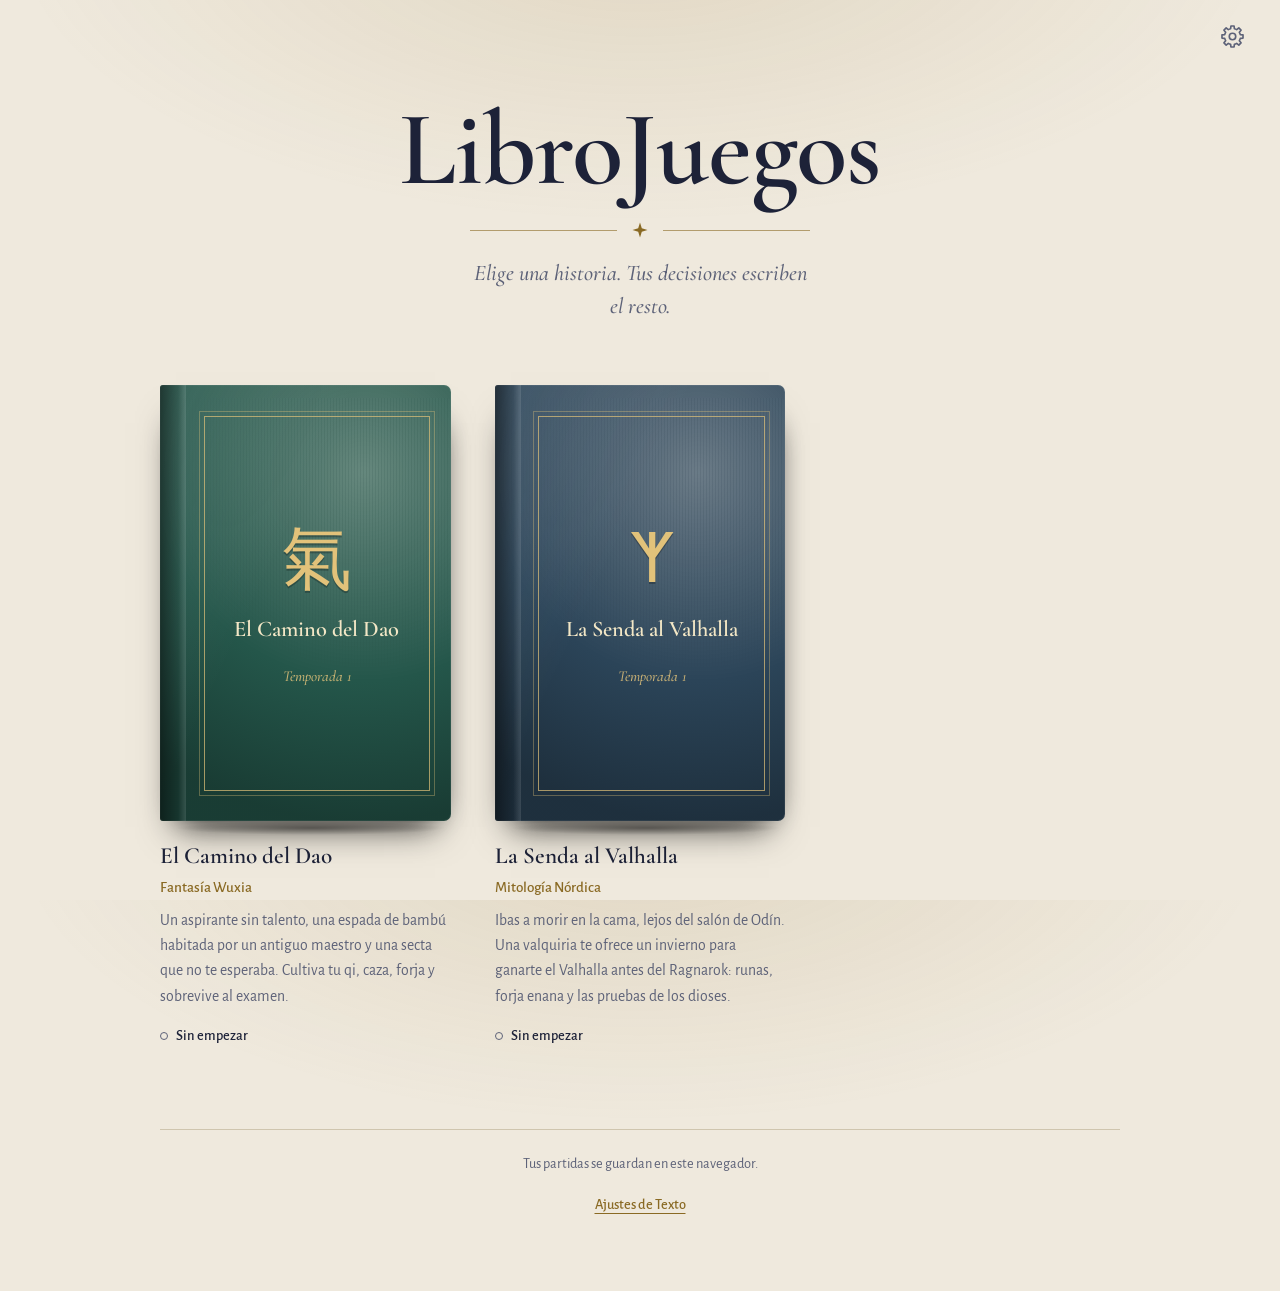
<file: index.html>
<!DOCTYPE html>
<html lang="es">
<head>
<meta charset="utf-8">
<meta name="viewport" content="width=device-width, initial-scale=1, viewport-fit=cover">
<title>LibroJuegos</title>
<meta name="description" content="Biblioteca de aventuras de texto interactivas.">
<link rel="icon" href="data:image/svg+xml,<svg xmlns='http://www.w3.org/2000/svg' viewBox='0 0 100 100'><text y='.9em' font-size='90'>📖</text></svg>">
<link rel="preconnect" href="https://fonts.googleapis.com">
<link rel="preconnect" href="https://fonts.gstatic.com" crossorigin>
<link rel="stylesheet" href="https://fonts.googleapis.com/css2?family=Cormorant+Garamond:ital,wght@0,500;0,600;1,500&family=Alegreya:ital,wght@0,400;0,500;1,400&family=Alegreya+Sans:wght@400;500;700&family=Ma+Shan+Zheng&family=Uncial+Antiqua&family=Noto+Sans+Runic&display=swap">
<script src="comun/ajustes.js"></script>
<style>
:root{
  --fondo:#141a2e;      /* noche índigo */
  --fondo2:#1b2340;
  --texto:#ece4d2;      /* papel */
  --tenue:#9298ad;
  --oro:#c9a75b;        /* dorado de encuadernación */
  --papel:#e9dfc8;
  --linea:#2c3558;
  --f-texto:"Alegreya",Georgia,serif;                 /* lectura (los ajustes la sustituyen) */
  --f-ui:"Alegreya Sans",system-ui,sans-serif;       /* interfaz (los ajustes la sustituyen) */
  box-sizing:border-box;
  padding-top:env(safe-area-inset-top,0px);
  padding-bottom:env(safe-area-inset-bottom,0px);
}
@media (prefers-color-scheme:light){
  :root:not([data-theme="dark"]){
    --fondo:#efe9dd;--fondo2:#e5ddcc;--texto:#1d2238;--tenue:#5d6278;
    --oro:#8a6a24;--papel:#fbf7ee;--linea:#cfc5ae;
  }
}
:root[data-theme="dark"]{--fondo:#141a2e;--fondo2:#1b2340;--texto:#ece4d2;--tenue:#9298ad;--oro:#c9a75b;--papel:#e9dfc8;--linea:#2c3558}
html{height:100%;scroll-padding-top:env(safe-area-inset-top,0px)}
*,*::before,*::after{box-sizing:border-box}
body{
  margin:0;min-height:100%;position:relative;
  background:
    radial-gradient(900px 420px at 50% -8%,color-mix(in srgb,var(--oro) 14%,transparent),transparent 70%),
    var(--fondo);
  color:var(--texto);
  font:400 1.0625rem/1.6 var(--f-ui);
  -webkit-font-smoothing:antialiased;
}
main{max-width:1040px;margin:0 auto;padding:0 clamp(18px,4vw,40px) 64px}

/* ---------- Cabecera ---------- */
header{text-align:center;padding:clamp(48px,11vh,110px) 0 clamp(36px,7vh,64px)}
h1{
  margin:0;
  /* el tope en vw evita que el título se salga de pantallas estrechas con texto grande */
  font:600 min(clamp(3.2rem,11vw,6.6rem),15vw)/.95 "Cormorant Garamond",Georgia,serif;
  letter-spacing:-.01em;
  color:var(--texto);
}
.filete{
  display:flex;align-items:center;justify-content:center;gap:14px;
  margin:22px auto 18px;max-width:340px;color:var(--oro);
}
.filete::before,.filete::after{content:"";flex:1;height:1px;background:currentColor;opacity:.6}
.filete svg{width:18px;height:18px;flex:none}
.lema{
  margin:0 auto;max-width:34ch;
  font:italic 500 clamp(1.15rem,2.6vw,1.4rem)/1.45 "Cormorant Garamond",Georgia,serif;
  color:var(--tenue);
}

/* ---------- Estantería ---------- */
.estante{
  list-style:none;margin:0;padding:0;
  display:grid;gap:clamp(36px,5vw,56px) clamp(24px,4vw,44px);
  grid-template-columns:repeat(auto-fill,minmax(210px,1fr));
}
.estante>li{display:flex}
.libro{
  display:flex;flex-direction:column;width:100%;
  color:inherit;text-decoration:none;border-radius:6px;
}
.libro:focus-visible{outline:2px solid var(--oro);outline-offset:8px}

/* Volumen 3D: hojas detrás, tapa delante */
.volumen{position:relative;aspect-ratio:2/3;perspective:1400px;margin-bottom:22px}
.volumen::before{ /* bloque de hojas */
  content:"";position:absolute;inset:3% 0 3% 4%;
  border-radius:2px 5px 5px 2px;
  background:repeating-linear-gradient(90deg,var(--papel) 0 2px,color-mix(in srgb,var(--papel) 82%,#000) 2px 3px);
  box-shadow:0 18px 30px -14px rgba(0,0,0,.55);
}
.volumen::after{ /* sombra en la balda */
  content:"";position:absolute;left:6%;right:2%;bottom:-14px;height:14px;
  background:radial-gradient(closest-side,rgba(0,0,0,.4),transparent);
}
.tapa{
  --c:#2f4a6b;
  position:absolute;inset:0;
  border-radius:3px 7px 7px 3px;
  background:
    linear-gradient(115deg,rgba(255,255,255,.10),transparent 40%),
    radial-gradient(120% 80% at 70% 20%,color-mix(in srgb,var(--c) 70%,#fff 10%),var(--c) 60%,color-mix(in srgb,var(--c) 70%,#000));
  color:#f1e6c8;
  transform-origin:left center;
  transition:transform .55s cubic-bezier(.2,.7,.2,1),box-shadow .55s;
  box-shadow:0 22px 34px -16px rgba(0,0,0,.7),inset 0 0 0 1px rgba(255,255,255,.06);
  overflow:hidden;
}
.tapa .portada{position:absolute;inset:0;width:100%;height:100%;object-fit:cover}
.lomo{
  position:absolute;left:0;top:0;bottom:0;width:9%;
  background:linear-gradient(90deg,rgba(0,0,0,.45),rgba(0,0,0,.12) 70%,rgba(255,255,255,.12));
}
.marco{
  position:absolute;inset:7% 7% 7% 15%;
  border:1px solid color-mix(in srgb,#e2c27a 70%,transparent);
  outline:1px solid color-mix(in srgb,#e2c27a 35%,transparent);outline-offset:4px;
  display:flex;flex-direction:column;align-items:center;justify-content:center;
  text-align:center;padding:10% 8%;gap:8%;
}
.emblema{
  font:400 clamp(3rem,9vw,4.4rem)/1 "Ma Shan Zheng","Noto Sans Runic","Cormorant Garamond",serif;
  color:#e2c27a;text-shadow:0 2px 0 rgba(0,0,0,.25);
}
.t-titulo{
  font:600 clamp(1.15rem,2.4vw,1.4rem)/1.15 "Cormorant Garamond",Georgia,serif;
  color:#f3e7c6;text-wrap:balance;
}
.t-sub{font:italic 500 .95rem/1.3 "Cormorant Garamond",Georgia,serif;color:#e2c27a;opacity:.85}

.libro:hover .tapa,.libro:focus-visible .tapa{
  transform:rotateY(-22deg);
  box-shadow:14px 22px 34px -14px rgba(0,0,0,.7),inset 0 0 0 1px rgba(255,255,255,.06);
}

/* Ficha bajo el libro */
.ficha h2{margin:0 0 6px;font:600 1.45rem/1.15 "Cormorant Garamond",Georgia,serif}
.ficha .genero{margin:0 0 8px;color:var(--oro);font-weight:500;font-size:.95rem}
.ficha .resumen{margin:0 0 12px;color:var(--tenue);font-size:.98rem;max-width:42ch}
.estado{
  display:inline-flex;align-items:center;gap:8px;margin:0;
  font-size:.9rem;font-weight:500;color:var(--texto);
}
.estado::before{content:"";width:8px;height:8px;border-radius:50%;border:1.5px solid var(--tenue)}
.estado.en-curso::before{background:var(--oro);border-color:var(--oro)}

/* En preparación */
.libro.inactivo{cursor:default}
.libro.inactivo .tapa{filter:grayscale(.85) brightness(.75)}
.libro.inactivo .ficha h2,.libro.inactivo .ficha .genero{color:var(--tenue)}

.vacio{text-align:center;color:var(--tenue);padding:40px 0}

footer{
  margin-top:clamp(56px,9vh,96px);padding-top:22px;border-top:1px solid var(--linea);
  text-align:center;color:var(--tenue);font-size:.9rem;
}
footer p{margin:0}

/* ---------- Ajustes de texto: enlace del pie y engranaje ---------- */
.enlace-aj{
  margin:8px 0 0;padding:10px 12px;min-height:44px;
  background:none;border:0;border-radius:6px;cursor:pointer;
  font:inherit;font-weight:500;color:var(--oro);
  text-decoration:underline;text-underline-offset:4px;text-decoration-thickness:1px;
}
.enlace-aj:hover{color:var(--texto)}
.enlace-aj:focus-visible,.aj-icono:focus-visible{outline:2px solid var(--oro);outline-offset:2px}
.aj-icono{
  position:absolute;top:14px;right:clamp(10px,3vw,26px);z-index:5;
  display:grid;place-items:center;width:44px;height:44px;padding:0;
  background:none;border:1px solid transparent;border-radius:50%;
  color:var(--tenue);cursor:pointer;
  transition:color .2s,border-color .2s;
}
.aj-icono:hover{color:var(--oro);border-color:var(--linea)}
.aj-icono svg{width:25px;height:25px;transition:transform .6s cubic-bezier(.2,.7,.2,1)}
.aj-icono:hover svg{transform:rotate(60deg)}

/* Entrada: los libros se colocan en la estantería una sola vez */
@keyframes colocar{from{opacity:0;transform:translateY(18px)}}
.estante>li{animation:colocar .7s cubic-bezier(.2,.7,.2,1) both;animation-delay:calc(var(--i,0) * 90ms + 150ms)}
@media (prefers-reduced-motion:reduce){
  .estante>li{animation:none}
  .tapa{transition:none}
  .libro:hover .tapa,.libro:focus-visible .tapa{transform:none}
  .aj-icono svg{transition:none}
  .aj-icono:hover svg{transform:none}
}
@media (max-width:480px){
  .estante{grid-template-columns:repeat(2,1fr);gap:32px 18px}
  .ficha h2{font-size:1.2rem}
  .ficha .resumen{font-size:.92rem}
  /* Con texto «Muy grande» o «Enorme», dos columnas quedan demasiado estrechas */
  html[data-tam="3"] .estante,html[data-tam="4"] .estante{grid-template-columns:1fr}
  html[data-tam="3"] .estante>li,html[data-tam="4"] .estante>li{justify-content:center}
  html[data-tam="3"] .libro,html[data-tam="4"] .libro{max-width:320px}
}
</style>
</head>
<body>
<button type="button" class="aj-icono" data-ajustes aria-label="Ajustes de texto" title="Ajustes de texto">
  <svg viewBox="0 0 24 24" fill="none" stroke="currentColor" stroke-width="1.6" stroke-linejoin="round" aria-hidden="true"><path d="M10.20 4.51 L10.49 1.91 L13.51 1.91 L13.80 4.51 A7.7 7.7 0 0 1 16.02 5.43 L18.07 3.80 L20.20 5.93 L18.57 7.98 A7.7 7.7 0 0 1 19.49 10.20 L22.09 10.49 L22.09 13.51 L19.49 13.80 A7.7 7.7 0 0 1 18.57 16.02 L20.20 18.07 L18.07 20.20 L16.02 18.57 A7.7 7.7 0 0 1 13.80 19.49 L13.51 22.09 L10.49 22.09 L10.20 19.49 A7.7 7.7 0 0 1 7.98 18.57 L5.93 20.20 L3.80 18.07 L5.43 16.02 A7.7 7.7 0 0 1 4.51 13.80 L1.91 13.51 L1.91 10.49 L4.51 10.20 A7.7 7.7 0 0 1 5.43 7.98 L3.80 5.93 L5.93 3.80 L7.98 5.43 A7.7 7.7 0 0 1 10.20 4.51 Z"/><circle cx="12" cy="12" r="3.1"/></svg>
</button>
<main>
  <header>
    <h1>LibroJuegos</h1>
    <div class="filete" aria-hidden="true">
      <svg viewBox="0 0 24 24" fill="currentColor"><path d="M12 2l2.4 7.6L22 12l-7.6 2.4L12 22l-2.4-7.6L2 12l7.6-2.4z"/></svg>
    </div>
    <p class="lema">Elige una historia. Tus decisiones escriben el resto.</p>
  </header>

  <ul class="estante" id="estante" aria-label="Historias disponibles"></ul>

  <footer>
    <p>Tus partidas se guardan en este navegador.</p>
    <button type="button" class="enlace-aj" data-ajustes>Ajustes de Texto</button>
  </footer>
</main>

<script>
/* ============================================================
   CATÁLOGO DE LIBROJUEGOS
   Para añadir una historia nueva:
   1. Crea su carpeta junto a "Camino-Dao" (p. ej. "La-Torre-Hueca/index.html").
   2. Copia un bloque de abajo y cambia los datos.
   Campos:
     carpeta     → nombre exacto de la carpeta (se abre carpeta/index.html)
     titulo      → título en la portada y en la ficha
     subtitulo   → línea pequeña bajo el título de la portada (opcional)
     genero      → texto corto bajo el título de la ficha
     resumen     → una o dos frases
     emblema     → símbolo grande de la portada (un carácter o emoji)
     color       → color de la tapa (hex)
     portada     → imagen opcional, ruta relativa (sustituye al diseño de tapa)
     guardado    → clave de localStorage de la partida (opcional)
     progreso    → función que recibe la partida guardada y devuelve un texto (opcional)
     proximamente→ true para mostrarla en la estantería sin enlace
   ============================================================ */
const LIBROS = [
  {
    carpeta: 'Camino-Dao',
    titulo: 'El Camino del Dao',
    subtitulo: 'Temporada 1',
    genero: 'Fantasía Wuxia',
    resumen: 'Un aspirante sin talento, una espada de bambú habitada por un antiguo maestro y una secta que no te esperaba. Cultiva tu qi, caza, forja y sobrevive al examen.',
    emblema: '氣',
    color: '#24564a',
    guardado: 'camino-dao-v1',
    progreso: s => s && s.dia ? `Partida en curso: día ${s.dia}` : 'Partida en curso'
  },
  {
    carpeta: 'Senda-Valhalla',
    titulo: 'La Senda al Valhalla',
    subtitulo: 'Temporada 1',
    genero: 'Mitología Nórdica',
    resumen: 'Ibas a morir en la cama, lejos del salón de Odín. Una valquiria te ofrece un invierno para ganarte el Valhalla antes del Ragnarok: runas, forja enana y las pruebas de los dioses.',
    emblema: 'ᛉ',
    color: '#2b4458',
    guardado: 'senda-valhalla-v1',
    progreso: s => s && s.nom ? `Partida en curso: ${s.nom}, día ${s.dia}` : 'Partida en curso',
  },
  // {
  //   carpeta: 'Otra-Historia',
  //   titulo: 'Título de la nueva historia',
  //   subtitulo: 'Libro 1',
  //   genero: 'Misterio',
  //   resumen: 'Breve descripción.',
  //   emblema: '✦',
  //   color: '#5a2b3a',
  //   proximamente: true
  // },
];

function leerPartida(clave){
  if(!clave) return null;
  try{
    const s = localStorage.getItem(clave);
    return s ? JSON.parse(s) : null;
  }catch(e){ return null; }
}

function esc(t){
  return String(t ?? '').replace(/[&<>"']/g, c => ({'&':'&amp;','<':'&lt;','>':'&gt;','"':'&quot;',"'":'&#39;'}[c]));
}

function pintar(){
  const estante = document.getElementById('estante');
  if(!LIBROS.length){
    estante.outerHTML = '<p class="vacio">Aún no hay historias. Añade la primera en el catálogo de este archivo.</p>';
    return;
  }
  estante.innerHTML = LIBROS.map((l, i) => {
    const partida = l.proximamente ? null : leerPartida(l.guardado);
    let estado;
    if(l.proximamente) estado = '<p class="estado">En preparación</p>';
    else if(partida){
      let txt = 'Partida en curso';
      try{ if(l.progreso) txt = l.progreso(partida); }catch(e){}
      estado = `<p class="estado en-curso">${esc(txt)}</p>`;
    }
    else estado = '<p class="estado">Sin empezar</p>';

    const tapa = `
      <div class="volumen" aria-hidden="true">
        <div class="tapa" style="--c:${esc(l.color || '#2f4a6b')}">
          ${l.portada ? `<img class="portada" src="${esc(l.portada)}" alt="">` : `
          <span class="lomo"></span>
          <div class="marco">
            <span class="emblema">${esc(l.emblema || '✦')}</span>
            <span class="t-titulo">${esc(l.titulo)}</span>
            ${l.subtitulo ? `<span class="t-sub">${esc(l.subtitulo)}</span>` : ''}
          </div>`}
        </div>
      </div>`;
    const ficha = `
      <div class="ficha">
        <h2>${esc(l.titulo)}</h2>
        ${l.genero ? `<p class="genero">${esc(l.genero)}</p>` : ''}
        ${l.resumen ? `<p class="resumen">${esc(l.resumen)}</p>` : ''}
        ${estado}
      </div>`;

    return l.proximamente
      ? `<li style="--i:${i}"><div class="libro inactivo" aria-disabled="true">${tapa}${ficha}</div></li>`
      : `<li style="--i:${i}"><a class="libro" href="${encodeURI(l.carpeta)}/index.html">${tapa}${ficha}</a></li>`;
  }).join('');
}

pintar();
/* Al volver con el botón Atrás, refresca el estado de las partidas */
window.addEventListener('pageshow', e => { if(e.persisted) pintar(); });
</script>
</body>
</html>
</file>
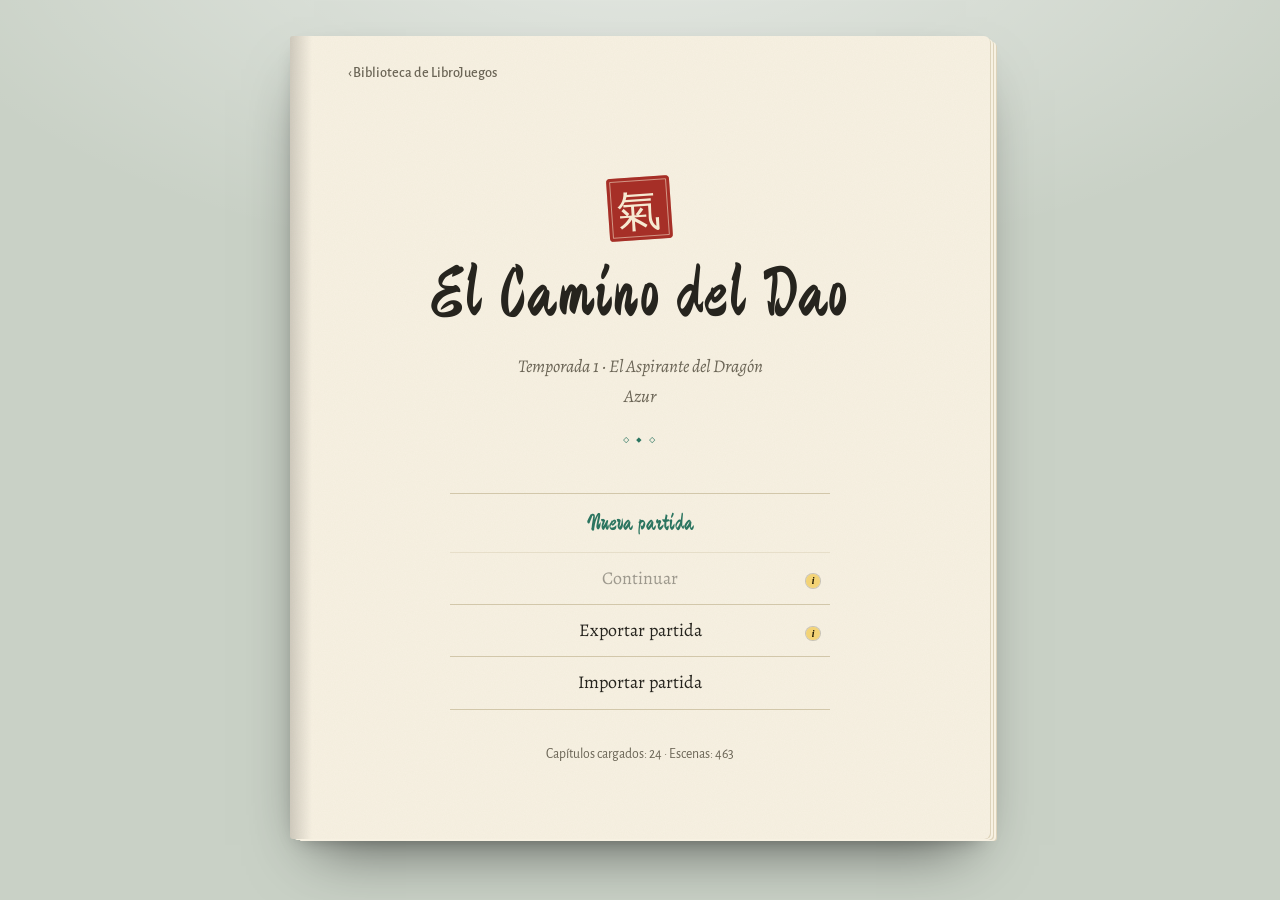
<file: Camino-Dao/index.html>
<!DOCTYPE html>
<html lang="es"><head><meta charset="utf-8">
<meta name="viewport" content="width=device-width, initial-scale=1, viewport-fit=cover">
<title>El Camino del Dao · LibroJuegos</title>
<meta name="theme-color" content="#0c1413" media="(prefers-color-scheme: dark)">
<meta name="theme-color" content="#c9d1c6" media="(prefers-color-scheme: light)">
<link rel="preconnect" href="https://fonts.googleapis.com">
<link rel="preconnect" href="https://fonts.gstatic.com" crossorigin>
<!-- Fuentes del estándar (Alegreya + Alegreya Sans) + fuente de títulos de esta historia -->
<link rel="stylesheet" href="https://fonts.googleapis.com/css2?family=Alegreya:ital,wght@0,400;0,500;0,700;1,400;1,500&family=Alegreya+Sans:wght@400;500;700&family=Ma+Shan+Zheng&display=swap">
<!-- 1. Estándar común de LibroJuegos  2. Tema de esta historia -->
<link rel="stylesheet" href="../comun/libro.css">
<link rel="stylesheet" href="css/estilos.css">
<!-- 3. Ajustes de texto del lector (tipografía y tamaño, guardados en el navegador) -->
<script src="../comun/ajustes.js"></script>
<!-- 4. Ayudas «i» del juego (icono amarillo con explicaciones) -->
<script src="../comun/info.js"></script>
<script src="../comun/info-textos.js"></script>
</head><body><div id="app"></div>
<script src="js/datos.js"></script>
<script src="js/equipo.js"></script>
<script src="js/motor.js"></script>
<script src="js/caza.js"></script>
<script src="js/npcs.js"></script>
<script src="js/acertijos.js"></script>
<script src="js/tecnicas.js"></script>
<script src="js/vida.js"></script>
<!-- Temporada 1: añade aquí cada capítulo nuevo (el último debe ser cap01_mejoras.js mientras exista) -->
<script src="temporadas/t1/cap01.js"></script>
<script src="temporadas/t1/cap01_a.js"></script>
<script src="temporadas/t1/cap01_b.js"></script>
<script src="temporadas/t1/cap01_c.js"></script>
<script src="temporadas/t1/cap01_mejoras.js"></script>
<script src="temporadas/t1/cap02_a.js"></script>
<script src="temporadas/t1/cap02_b.js"></script>
<script src="temporadas/t1/cap02_c.js"></script>
<script src="temporadas/t1/cap02_d.js"></script>
<script src="temporadas/t1/cap03_a.js"></script>
<script src="temporadas/t1/cap03_b.js"></script>
<script src="temporadas/t1/cap03_c.js"></script>
<script src="temporadas/t1/cap03_d.js"></script>
<script src="temporadas/t1/cap04_a.js"></script>
<script src="temporadas/t1/cap04_b.js"></script>
<script src="temporadas/t1/cap04_c.js"></script>
<script src="temporadas/t1/cap04_d.js"></script>
<script src="temporadas/t1/cap05_a.js"></script>
<script src="temporadas/t1/cap05_b.js"></script>
<script src="temporadas/t1/cap05_c.js"></script>
<script src="temporadas/t1/cap05_d.js"></script>
</body></html>
</file>
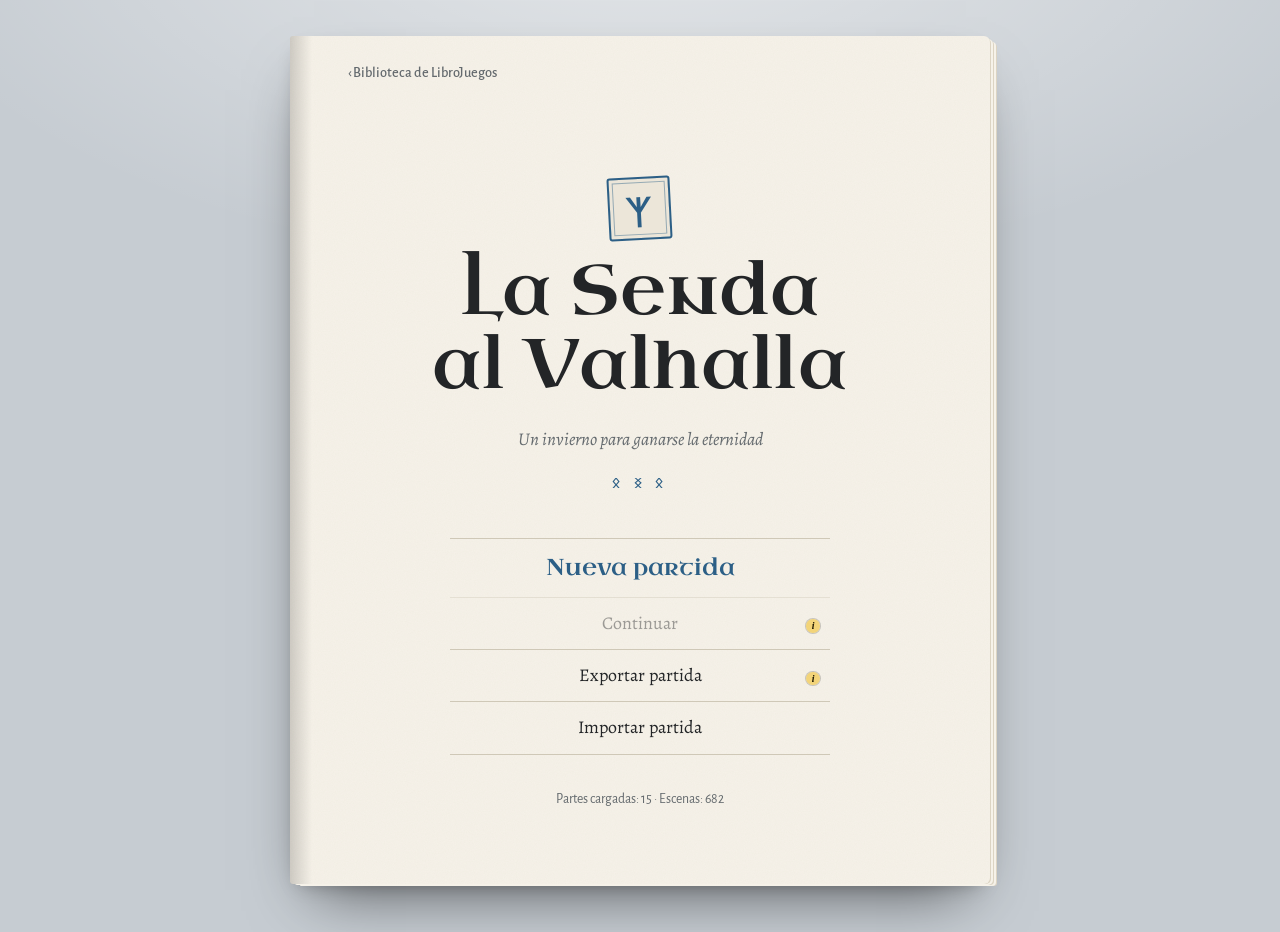
<file: Senda-Valhalla/index.html>
<!DOCTYPE html>
<html lang="es"><head><meta charset="utf-8">
<meta name="viewport" content="width=device-width, initial-scale=1, viewport-fit=cover">
<title>La Senda al Valhalla · LibroJuegos</title>
<meta name="theme-color" content="#0d1217" media="(prefers-color-scheme: dark)">
<meta name="theme-color" content="#c6ccd2" media="(prefers-color-scheme: light)">
<link rel="preconnect" href="https://fonts.googleapis.com">
<link rel="preconnect" href="https://fonts.gstatic.com" crossorigin>
<!-- Fuentes del estándar (Alegreya + Alegreya Sans) + títulos y runas de esta historia -->
<link rel="stylesheet" href="https://fonts.googleapis.com/css2?family=Alegreya:ital,wght@0,400;0,500;0,700;1,400;1,500&family=Alegreya+Sans:wght@400;500;700&family=Uncial+Antiqua&family=Noto+Sans+Runic&display=swap">
<!-- 1. Estándar común de LibroJuegos  2. Tema de esta historia -->
<link rel="stylesheet" href="../comun/libro.css">
<link rel="stylesheet" href="css/estilos.css">
<!-- 3. Ajustes de texto del lector (tipografía y tamaño, guardados en el navegador) -->
<script src="../comun/ajustes.js"></script>
<!-- 4. Ayudas «i» del juego (icono amarillo con explicaciones) -->
<script src="../comun/info.js"></script>
<script src="../comun/info-textos.js"></script>
</head><body><div id="app"></div>
<!-- Motor -->
<script src="js/datos.js"></script>
<script src="js/motor.js"></script>
<!-- Capítulo 1 · La Muerte de Paja: añade aquí cada parte nueva -->
<script src="capitulos/c1/parte1.js"></script>
<script src="capitulos/c1/parte2.js"></script>
<script src="capitulos/c1/parte3.js"></script>
<!-- Capítulo 2 · Bajo las Raíces -->
<script src="capitulos/c2/parte1.js"></script>
<script src="capitulos/c2/parte2.js"></script>
<script src="capitulos/c2/parte3.js"></script>
<!-- Capítulo 3 · El Invierno sin Fin -->
<script src="capitulos/c3/parte1.js"></script>
<script src="capitulos/c3/parte2.js"></script>
<script src="capitulos/c3/parte3.js"></script>
<!-- Capítulo 4 · El Camino de Hel -->
<script src="capitulos/c4/parte1.js"></script>
<script src="capitulos/c4/parte2.js"></script>
<script src="capitulos/c4/parte3.js"></script>
<!-- Capítulo 5 · El Crepúsculo -->
<script src="capitulos/c5/parte1.js"></script>
<script src="capitulos/c5/parte2.js"></script>
<script src="capitulos/c5/parte3.js"></script>
</body></html>
</file>
<file: comun/libro.css>
/* =====================================================================
   ESTÁNDAR DE DISEÑO · LibroJuegos
   Hoja común para todas las historias. No pongas aquí colores ni fuentes
   de una historia concreta: eso va en el tema de cada libro
   (<historia>/css/estilos.css), que solo redefine las variables de :root.
   Ver comun/GUIA.md
   ===================================================================== */

/* ---------- 1. Variables (valores por defecto: tinta índigo y oro) ---------- */
:root{
  /* Superficies */
  --mesa:#141a2e;            /* fondo detrás del libro */
  --mesa-luz:rgba(201,167,91,.12);
  --papel:#201d19;           /* página */
  --papel-2:#2a2620;         /* campos, celdas, recuadros */
  --canto:#3a352d;           /* hojas apiladas en el borde */
  /* Tinta */
  --tinta:#ebe1cb;
  --tenue:#a59b86;
  --linea:#4a4337;
  /* Acentos */
  --acento:#c9a75b;          /* color propio de la historia */
  --oro:#d4b062;             /* dinero, misión principal */
  --peligro:#d0574b;         /* vida, combate, errores */
  --exito:#8fc7a4;
  --azul:#86a9dc;
  --sobre-acento:#1b1813;    /* texto encima del acento */
  --info-bg:#f2c230;         /* icono «i» de ayuda (amarillo, igual en claro y oscuro) */
  --info-bg-suave:rgb(242 194 48 / .6);   /* el mismo amarillo con un 40 % de transparencia */
  --info-tx:#1d1600;
  /* Rarezas (el motor las usa por nombre) */
  --rar-comun:#b9b2a2;--rar-raro:#6fb3ea;--rar-epico:#c193e3;--rar-leg:#e9b04d;
  /* Tipografía */
  --f-titulo:"Cormorant Garamond",Georgia,serif;
  --f-texto:"Alegreya",Georgia,"Times New Roman",serif;
  --f-ui:"Alegreya Sans",system-ui,sans-serif;
  /* Ornamentos */
  --emblema:"";              /* carácter sobre el título de la portada */
  --orn:"❦";                 /* florón de capítulo y fin de pasaje */
  /* Medidas */
  --ancho:700px;
  --pad:clamp(20px,6vw,58px);

  color-scheme:dark;
  box-sizing:border-box;
  padding-top:env(safe-area-inset-top,0px);
  padding-bottom:env(safe-area-inset-bottom,0px);
}
@media (prefers-color-scheme:light){
  :root:not([data-theme="dark"]){
    --mesa:#d9d3c4;--mesa-luz:rgba(255,255,255,.5);
    --papel:#f8f2e4;--papel-2:#efe6d2;--canto:#e2d7bf;
    --tinta:#2a251d;--tenue:#6f6553;--linea:#d3c6a9;
    --acento:#8a6a24;--oro:#8a6a1c;--peligro:#a3302a;--exito:#2f7458;--azul:#3d6aa8;
    --sobre-acento:#fbf6ea;
    --rar-comun:#6c665a;--rar-raro:#2c6fae;--rar-epico:#7a46a6;--rar-leg:#a8680f;
    color-scheme:light;
  }
}

/* ---------- 2. Base ---------- */
*,*::before,*::after{box-sizing:border-box}
html{height:100%;scroll-padding-top:calc(env(safe-area-inset-top,0px) + 120px);-webkit-text-size-adjust:100%}
body{
  margin:0;min-height:100%;
  background:radial-gradient(1100px 520px at 50% -10%,var(--mesa-luz),transparent 70%),var(--mesa);
  background-attachment:fixed;
  color:var(--tinta);
  font:400 1.09rem/1.72 var(--f-texto);
  font-variant-numeric:oldstyle-nums;
  -webkit-font-smoothing:antialiased;
  padding:clamp(0px,3vw,36px) clamp(0px,2.4vw,24px) 48px;
}

/* ---------- 3. La página ---------- */
#app{
  position:relative;
  max-width:var(--ancho);min-height:88vh;margin:0 auto;
  padding:0 var(--pad) clamp(36px,6vw,64px);
  background:
    linear-gradient(90deg,rgba(0,0,0,.16),transparent 22px),           /* pliegue del lomo */
    url("data:image/svg+xml,%3Csvg xmlns='http://www.w3.org/2000/svg' width='160' height='160'%3E%3Cfilter id='n'%3E%3CfeTurbulence type='fractalNoise' baseFrequency='.9' numOctaves='2' stitchTiles='stitch'/%3E%3CfeColorMatrix values='0 0 0 0 .5 0 0 0 0 .4 0 0 0 0 .3 0 0 0 .07 0'/%3E%3C/filter%3E%3Crect width='100%25' height='100%25' filter='url(%23n)'/%3E%3C/svg%3E"),
    var(--papel);
  border-radius:3px 6px 6px 3px;
  box-shadow:
    2px 1px 0 -1px var(--canto),4px 2px 0 -1px var(--papel),
    6px 3px 0 -2px var(--canto),8px 4px 0 -2px var(--papel),
    10px 5px 0 -3px var(--canto),
    0 30px 60px -24px rgba(0,0,0,.6),0 8px 18px -10px rgba(0,0,0,.35);
}
@media (max-width:560px){
  body{padding:0}
  #app{border-radius:0;box-shadow:none;min-height:100vh}
}

/* ---------- 4. Tipografía de lectura ---------- */
h1,h2{font-family:var(--f-titulo);font-weight:400;line-height:1.1;margin:0;text-wrap:balance}
p{margin:0}
.sc{hyphens:auto;-webkit-hyphens:auto;text-align:justify;text-wrap:pretty}
.sc>p:not([class]){margin:0}
.sc>p:not([class])+p:not([class]){text-indent:1.4em}
.sc>p:not([class]):has(> .tag:only-child){text-indent:0;margin-top:.9em}
.sc>p:not([class]):first-child,.sc>h2+p:not([class]){margin-top:.4em}

/* Encabezado de capítulo */
.sc>h2,#app>h2{
  text-align:center;color:var(--acento);
  font-size:clamp(1.7rem,4.6vw,2.2rem);
  margin:1.4em 0 1.1em;
}
.sc>h2::after,#app>h2::after{
  content:var(--orn);display:block;margin-top:.45em;
  font:400 1rem/1 var(--f-texto);color:var(--tenue);letter-spacing:.3em;
}
/* Capitular */
.sc>h2+p:not([class])::first-letter{
  float:left;font-family:var(--f-titulo);font-weight:400;
  font-size:3.35em;line-height:.82;margin:.08em .1em -.05em 0;color:var(--acento);
}
/* Fin del pasaje, antes de las decisiones */
.sc>p:not([class]):has(+ button, + b.t, + .dice, + .fight, + .row, + .lst){margin-bottom:1.6em}
.sc>p:not([class]):has(+ button, + b.t, + .dice, + .fight)::after{
  content:var(--orn);display:block;text-align:center;text-indent:0;
  margin-top:1.1em;color:var(--tenue);font-size:.95rem;
}

/* Notas, estados, marginalia */
.tag{font-family:var(--f-ui);font-size:.86rem;color:var(--tenue);font-style:normal;text-align:left;hyphens:manual}
p.tag{margin:.9em 0;text-indent:0}
.ok{color:var(--exito)}.warn{color:var(--peligro)}.oro{color:var(--oro);font-weight:700}
p.ok,p.warn{font-style:italic;margin:.8em 0;text-indent:0}
b,strong{font-weight:700}

/* Animación de cambio de página (una sola, al entrar en la escena) */
.sc{animation:pasar .5s cubic-bezier(.2,.7,.2,1)}
@keyframes pasar{from{opacity:0;transform:translateY(6px)}}

/* ---------- 5. Portada (menú de la historia) ---------- */
#app>.volver{
  display:inline-block;margin-top:clamp(16px,3vw,28px);
  font:500 .9rem/1.3 var(--f-ui);color:var(--tenue);text-decoration:none;
  border-bottom:1px solid transparent;
}
#app>.volver::before{content:"‹ "}
#app>.volver:hover{color:var(--acento);border-color:currentColor}
#app>.volver:focus-visible{outline:2px solid var(--acento);outline-offset:3px;border-radius:2px}
#app>h1{
  text-align:center;color:var(--tinta);
  font-size:clamp(2.7rem,10vw,4.4rem);line-height:1.05;
  margin:clamp(40px,10vh,96px) 0 .3em;
}
#app>h1::before{
  content:var(--emblema);display:block;margin:0 auto .35em;
  font-size:.75em;color:var(--acento);
}
#app>.sub{
  text-align:center;font-style:italic;color:var(--tenue);
  font-size:1.12rem;margin:0 auto 2.4em;max-width:30ch;
}
#app>.sub::after{content:var(--orn);display:block;margin-top:1.2em;font-style:normal;color:var(--acento)}
/* Índice: los botones de la portada se leen como una tabla de contenidos */
#app>h1~button{
  display:block;width:100%;max-width:380px;margin:0 auto;
  background:none;border:0;border-top:1px solid var(--linea);border-radius:0;
  padding:14px 6px;text-align:center;
  font:400 1.12rem/1.3 var(--f-texto);color:var(--tinta);
}
#app>h1~button:last-of-type{border-bottom:1px solid var(--linea)}
#app>h1~button:first-of-type{font-family:var(--f-titulo);font-size:1.45rem;color:var(--acento)}
#app>h1~button:hover:not(:disabled){background:color-mix(in srgb,var(--acento) 9%,transparent)}
#app>h1~.tag{text-align:center;margin-top:2.4em}

/* ---------- 6. Cabecera de lectura (HUD) ---------- */
.hud,.stk{
  position:sticky;top:env(safe-area-inset-top,0px);z-index:5;
  margin:0 calc(var(--pad) * -1) 10px;padding:10px var(--pad) 9px;
  background:var(--papel);
  border-bottom:1px solid var(--linea);
  box-shadow:0 3px 0 -2px var(--linea),0 10px 14px -12px rgba(0,0,0,.35);
  font:400 .84rem/1.35 var(--f-ui);color:var(--tenue);
  font-variant-numeric:lining-nums tabular-nums;
}
.stk .hud{position:static;margin:0;padding:0 0 6px;border:0;box-shadow:none;background:none}
.rw{display:flex;gap:4px 12px;align-items:center;justify-content:space-between;margin:3px 0}
.hud .rw{flex-wrap:wrap}
.hud .rw>span,.hud .rw>b{white-space:nowrap}
.rn{font-family:var(--f-titulo);font-weight:400;font-size:1.12rem;color:var(--acento)}
.bw{flex:1;min-width:0}
.bw>span{display:block;font:400 .76rem/1.35 var(--f-ui);margin-bottom:2px;color:var(--tenue)}
.bar{height:5px;background:color-mix(in srgb,var(--tinta) 10%,transparent);border-radius:3px;overflow:hidden}
.bar i{display:block;height:100%;background:var(--acento);transition:width .4s}
.bar .hp{background:var(--peligro)}
.bar .qi{background:var(--acento)}

/* ---------- 7. Botones ---------- */
button{
  font:inherit;color:var(--tinta);cursor:pointer;
  background:var(--papel-2);border:1px solid var(--linea);border-radius:4px;
  padding:10px 14px;margin:6px 0;width:100%;text-align:left;display:block;
  text-indent:0;hyphens:manual;
}
button:hover:not(:disabled){border-color:var(--acento)}
button:focus-visible,textarea:focus-visible{outline:2px solid var(--acento);outline-offset:2px}
button:disabled{opacity:.42;cursor:default}

/* Decisiones de la historia y líneas de lista: como un libro-juego */
.sc>button,.lst>button{
  position:relative;background:none;border:0;border-radius:0;
  border-top:1px solid color-mix(in srgb,var(--linea) 70%,transparent);
  margin:0;padding:13px 6px 13px 8px;
  font-family:var(--f-texto);font-size:1.04rem;line-height:1.45;text-align:left;
  transition:background-color .2s,color .2s;
}
.sc>button:hover:not(:disabled),.lst>button:hover:not(:disabled){
  background:color-mix(in srgb,var(--acento) 8%,transparent);color:var(--acento);
}
.sc>button:not(:has(+ button, + .i-row + button)),.lst>button:last-child{border-bottom:1px solid color-mix(in srgb,var(--linea) 70%,transparent)}
.sc>button:disabled{opacity:.5}
/* Marcadores por tipo de decisión */
.sc>button[class*="k-"]{padding-left:32px}
.sc>button[class*="k-"]::before,.leyenda span::before{
  content:var(--m,"❧");color:var(--mc,var(--acento));
  font-size:.9em;
}
.sc>button[class*="k-"]::before{position:absolute;left:6px;top:14px;width:20px;text-align:center}
.k-main{--m:"★";--mc:var(--oro)}
.leyenda span.k-main::before{content:none}  /* su texto ya lleva ★ */
.k-shop{--m:"◆";--mc:var(--oro)}
.k-hunt{--m:"▲";--mc:var(--peligro)}
.k-social{--m:"●";--mc:var(--exito)}
.k-side{--m:"■";--mc:var(--azul)}
.sc>button.k-main{font-weight:700}
/* Grupos de decisiones */
b.t{
  display:flex;align-items:center;gap:10px;
  margin:1.6em 0 .3em;font:italic 500 .98rem/1.3 var(--f-texto);color:var(--tenue);
}
b.t::after{content:"";flex:1;height:1px;background:var(--linea)}
b.t.g-main{color:var(--oro)}b.t.g-shop{color:var(--oro)}b.t.g-hunt{color:var(--peligro)}
b.t.g-social{color:var(--exito)}b.t.g-side{color:var(--azul)}
b.t+button{border-top:0}

/* Botones pequeños */
button.sm{
  display:inline-block;width:auto;margin:0;padding:3px 11px;
  font:500 .8rem/1.4 var(--f-ui);border-radius:999px;
  background:transparent;border-color:var(--linea);color:var(--tinta);
}
button.sm.on,button.sm:hover:not(:disabled){border-color:var(--acento);color:var(--acento)}
button.sm.on{background:var(--acento);color:var(--sobre-acento)}

/* Pestañas (Comprar / Vender, Forjar / Mejorar…) */
.sc>.row{display:flex;gap:0;margin:.6em 0 1em;border-bottom:1px solid var(--linea)}
.sc>.row>button{
  flex:1;margin:0;background:none;border:0;border-radius:0;
  border-bottom:2px solid transparent;margin-bottom:-1px;
  text-align:center;font:500 .95rem/1.3 var(--f-ui);color:var(--tenue);padding:10px 6px;
}
.sc>.row>button.on{color:var(--acento);border-bottom-color:var(--acento)}
.sc>.row>button:hover:not(:disabled){color:var(--tinta)}

/* Precio a la derecha */
.pr{float:right;margin-left:12px;color:var(--oro);font:700 .95rem/1.5 var(--f-ui);font-variant-numeric:lining-nums tabular-nums}
.qty{margin:.4em 0 .8em;font:400 .84rem/2 var(--f-ui);color:var(--tenue)}

/* ---------- 8. Recuadros ---------- */
/* Misión principal: nota al margen */
.mision{
  margin:16px 0 4px;padding:10px 14px;
  border-left:3px solid var(--oro);
  background:color-mix(in srgb,var(--oro) 8%,transparent);
  font-style:italic;font-size:.98rem;
}
.mision b{font-style:normal;font-family:var(--f-ui);font-size:.84rem;color:var(--oro)}
.leyenda{margin:.6em 0 0;font:400 .78rem/1.9 var(--f-ui);color:var(--tenue)}
.leyenda span{display:inline-flex;align-items:center;gap:5px;margin-right:12px;white-space:nowrap}

/* Tirada de dados y enigmas: lámina enmarcada */
.dice{
  margin:1.4em 0;padding:16px 18px;text-align:center;
  border:1px solid var(--acento);outline:1px solid color-mix(in srgb,var(--acento) 40%,transparent);outline-offset:3px;
  font-family:var(--f-ui);font-variant-numeric:lining-nums;
}
.dice b{font-family:var(--f-texto)}

/* Combate */
.fight{
  margin:1.4em 0 .4em;padding:16px 16px 12px;
  border:1px solid var(--peligro);border-radius:2px;
  outline:1px solid color-mix(in srgb,var(--peligro) 35%,transparent);outline-offset:3px;
  background:color-mix(in srgb,var(--peligro) 5%,transparent);
  text-align:left;
}
.fight>b:first-child{font-family:var(--f-titulo);font-weight:400;font-size:1.5rem;color:var(--peligro);margin-right:6px}
.fight .bw{margin:8px 0 4px}
.log{min-height:3.2em;margin:8px 0;font-style:italic;color:var(--tinta)}
.row{display:grid;grid-template-columns:1fr 1fr;gap:8px}
.fight .row button{
  margin:0;text-align:center;line-height:1.3;padding:10px 8px;
  font:500 .95rem/1.3 var(--f-ui);background:var(--papel);
}
.fight .row .tag{font-size:.76rem}

/* Sello de final */
.sello{
  display:inline-block;padding:4px 14px;margin:1em 0;
  border:2px solid var(--peligro);outline:1px solid var(--peligro);outline-offset:2px;border-radius:2px;
  color:var(--peligro);font-family:var(--f-titulo);font-size:1.15rem;transform:rotate(-2deg);
}

/* Estadísticas */
.stats{display:grid;grid-template-columns:repeat(3,1fr);gap:6px;margin:8px 0}
.stats span{
  padding:6px 4px;text-align:center;border:1px solid var(--linea);border-radius:3px;
  background:var(--papel-2);font:400 .72rem/1.3 var(--f-ui);color:var(--tenue);
}
.stats b{display:block;font-size:1.05rem;color:var(--tinta);font-variant-numeric:lining-nums tabular-nums}
.stats.mini{grid-template-columns:repeat(6,1fr) auto;gap:4px;margin:0}
.stats.mini>button.info{align-self:center;margin:0 0 0 2px}
.stats.mini span{padding:2px;font-size:.62rem;border:0;background:none}
.stats.mini b{font-size:.88rem}

/* Listas (bolsa, técnicas, forja) */
.lst{margin:.3em 0 1em}
.lst>.rw,.tec{
  display:flex;justify-content:space-between;align-items:center;gap:10px;
  padding:10px 2px;margin:0;border-top:1px solid color-mix(in srgb,var(--linea) 70%,transparent);
  text-align:left;hyphens:manual;
}
.lst>.rw:last-child,.tec:last-child{border-bottom:1px solid color-mix(in srgb,var(--linea) 70%,transparent)}
.lst>.rw>button.sm+button.sm,.tec button.sm+button.sm{margin-left:4px}
.tec>div:last-child{display:flex;gap:4px;flex-wrap:wrap;justify-content:flex-end}

/* Campos de texto */
textarea{
  display:block;width:100%;margin:.6em 0;padding:10px;
  background:var(--papel-2);color:var(--tinta);border:1px solid var(--linea);border-radius:4px;
  font:400 .78rem/1.5 ui-monospace,Menlo,Consolas,monospace;resize:vertical;
}
#app>p{margin:.6em 0}

/* ---------- 8b. Ayudas «i» (la ventana la dibuja comun/info.js) ---------- */
button.info{
  position:relative;display:inline-grid;place-items:center;vertical-align:middle;
  flex:none;width:.85rem;height:.85rem;min-width:0;margin:0 0 0 .4em;padding:0;
  border:0;border-radius:50%;background:var(--info-bg-suave);color:var(--info-tx);
  font:italic 700 .62rem/1 Georgia,"Times New Roman",serif;text-indent:0;text-align:center;
  box-shadow:0 0 0 1px rgba(0,0,0,.18);
  transition:transform .15s,background-color .15s;
}
button.info::after{content:"";position:absolute;inset:-.6rem}   /* zona táctil ampliada */
button.info:hover:not(:disabled),button.info:focus-visible{background:var(--info-bg);transform:scale(1.15);border:0}
button.info:focus-visible{outline:2px solid var(--tinta);outline-offset:2px}
.hud button.info,.mision button.info,.dice button.info{width:.75rem;height:.75rem;font-size:.55rem;margin-block:-.1rem}
.hud button.info::after{inset:-.5rem}   /* en la cabecera la zona táctil es menor para no pisar a Estado y Menú */
/* Icono en su propia fila, pegado al borde derecho del botón anterior */
.i-row{display:block;position:relative;height:0;margin:0}
.i-row>button.info{position:absolute;right:10px;bottom:1rem;margin:0}
.sc>button:has(+ .i-row){padding-right:2.2rem}
#app>h1~.i-row{max-width:380px;margin:0 auto}
#app>h1~button:has(+ .i-row){padding-right:2.2rem;padding-left:2.2rem}   /* texto centrado de verdad */

/* ---------- 9. Movimiento reducido y móvil ---------- */
@media (prefers-reduced-motion:reduce){
  .sc{animation:none}
  .bar i,.sc>button,.lst>button,button.info{transition:none}
}
@media (max-width:480px){
  body{font-size:1.04rem}
  .sc{text-align:left}
  .sc>button,.lst>button{font-size:1rem}
  .hud .rw{column-gap:8px}
  .hud .rn{font-size:1rem}
}
</file>
<file: Camino-Dao/css/estilos.css>
/* =====================================================================
   TEMA · El Camino del Dao
   Se carga después de ../comun/libro.css y solo redefine variables
   y los detalles propios de esta historia.
   ===================================================================== */
:root{
  --mesa:#0c1413;
  --mesa-luz:rgba(127,196,168,.14);
  --papel:#1d1c18;
  --papel-2:#26251f;
  --canto:#33322a;
  --tinta:#ebe3cf;
  --tenue:#a39c88;
  --linea:#433f33;
  --acento:#82c6a9;          /* jade */
  --oro:#d6ae55;
  --peligro:#d9594c;         /* bermellón de sello */
  --exito:#82c6a9;
  --azul:#86a9dc;
  --sobre-acento:#10201a;
  --f-titulo:"Ma Shan Zheng","Songti SC","STKaiti",serif;
  --emblema:"氣";
  --orn:"◇ ◆ ◇";
}
@media (prefers-color-scheme:light){
  :root:not([data-theme="dark"]){
    --mesa:#c9d1c6;
    --mesa-luz:rgba(255,255,255,.55);
    --papel:#f7f1e2;
    --papel-2:#ede5d0;
    --canto:#ddd3ba;
    --tinta:#26241e;
    --tenue:#6b6556;
    --linea:#d2c7aa;
    --acento:#2b7560;
    --oro:#8c6a1c;
    --peligro:#a62f27;
    --exito:#2b7560;
    --azul:#3d6aa8;
    --sobre-acento:#f7f1e2;
  }
}

/* El emblema de la portada es un sello de bermellón */
#app>h1::before{
  width:1.45em;height:1.45em;line-height:1.45em;
  font-size:.62em;color:#f6ead2;background:var(--peligro);
  border-radius:4px;transform:rotate(-4deg);
  box-shadow:inset 0 0 0 3px var(--peligro),inset 0 0 0 4px rgba(246,234,210,.55);
}
/* La caligrafía necesita algo más de cuerpo y aire */
#app>h1{letter-spacing:.02em}
.sc>h2,#app>h2{letter-spacing:.03em}
.sc>h2::after,#app>h2::after,#app>.sub::after{letter-spacing:.15em;font-size:.8rem}
.sc>h2+p:not([class])::first-letter{font-size:3.1em;line-height:.9}
</file>
<file: Senda-Valhalla/css/estilos.css>
/* =====================================================================
   TEMA · La Senda al Valhalla
   Se carga después de ../comun/libro.css y solo redefine variables
   y los detalles propios de esta historia.
   ===================================================================== */
:root{
  --mesa:#0d1217;
  --mesa-luz:rgba(143,184,214,.13);
  --papel:#1c1d1e;
  --papel-2:#252729;
  --canto:#323538;
  --tinta:#e6e2d8;
  --tenue:#9a9e9f;
  --linea:#3d4246;
  --acento:#94bcd9;          /* hielo */
  --oro:#d6aa4e;             /* Gloria y plata */
  --peligro:#d0503f;         /* sangre */
  --exito:#8cc4a0;
  --azul:#9aa8e0;
  --sobre-acento:#0f1a22;
  --f-titulo:"Uncial Antiqua","Cormorant Garamond",Georgia,serif;
  --f-runa:"Noto Sans Runic","Segoe UI Historic","Segoe UI Symbol",sans-serif;
  --emblema:"ᛉ";
  --orn:"ᛟ ᛝ ᛟ";
}
@media (prefers-color-scheme:light){
  :root:not([data-theme="dark"]){
    --mesa:#c6ccd2;
    --mesa-luz:rgba(255,255,255,.55);
    --papel:#f6f2e9;
    --papel-2:#ece6d9;
    --canto:#dcd4c3;
    --tinta:#232527;
    --tenue:#646a6e;
    --linea:#cfc8b7;
    --acento:#2c5f86;
    --oro:#8a6418;
    --peligro:#a32f24;
    --exito:#2f7458;
    --azul:#4253a3;
    --sobre-acento:#f6f2e9;
  }
}

/* Runas: siempre con su tipografía para que se vean en cualquier dispositivo */
.runa,.sc>h2::after,#app>h2::after,#app>.sub::after,#app>h1::before,.k-n::before{font-family:var(--f-runa)}
.runa{color:var(--acento);font-style:normal;font-size:1.15em}

/* El emblema de la portada es un sello de hierro con la runa Algiz */
#app>h1::before{
  width:1.5em;height:1.5em;line-height:1.5em;
  font-size:.6em;color:var(--acento);background:var(--papel-2);
  border:2px solid var(--acento);border-radius:3px;transform:rotate(-3deg);
  box-shadow:inset 0 0 0 3px var(--papel-2),inset 0 0 0 4px color-mix(in srgb,var(--acento) 45%,transparent);
}
#app>h1{letter-spacing:.01em}
.sc>h2::after,#app>h2::after,#app>.sub::after{letter-spacing:.35em;font-size:.85rem}
.sc>h2+p:not([class])::first-letter{font-size:3.2em;line-height:.86}

/* Marcador de decisión por defecto: una runa */
.k-n{--m:"ᚱ"}

/* Barra de Furor y botón berserker */
.bar .fu{background:var(--oro)}
.fight .row button.ber{border-color:var(--oro);color:var(--oro);font-weight:700;background:color-mix(in srgb,var(--oro) 10%,var(--papel))}

.fight .row button.ber .tag{font-weight:400;color:inherit}

/* Elección de protagonista */
.sc>button.prota b{font-family:var(--f-titulo);font-weight:400;font-size:1.35rem;color:var(--acento)}
</file>
